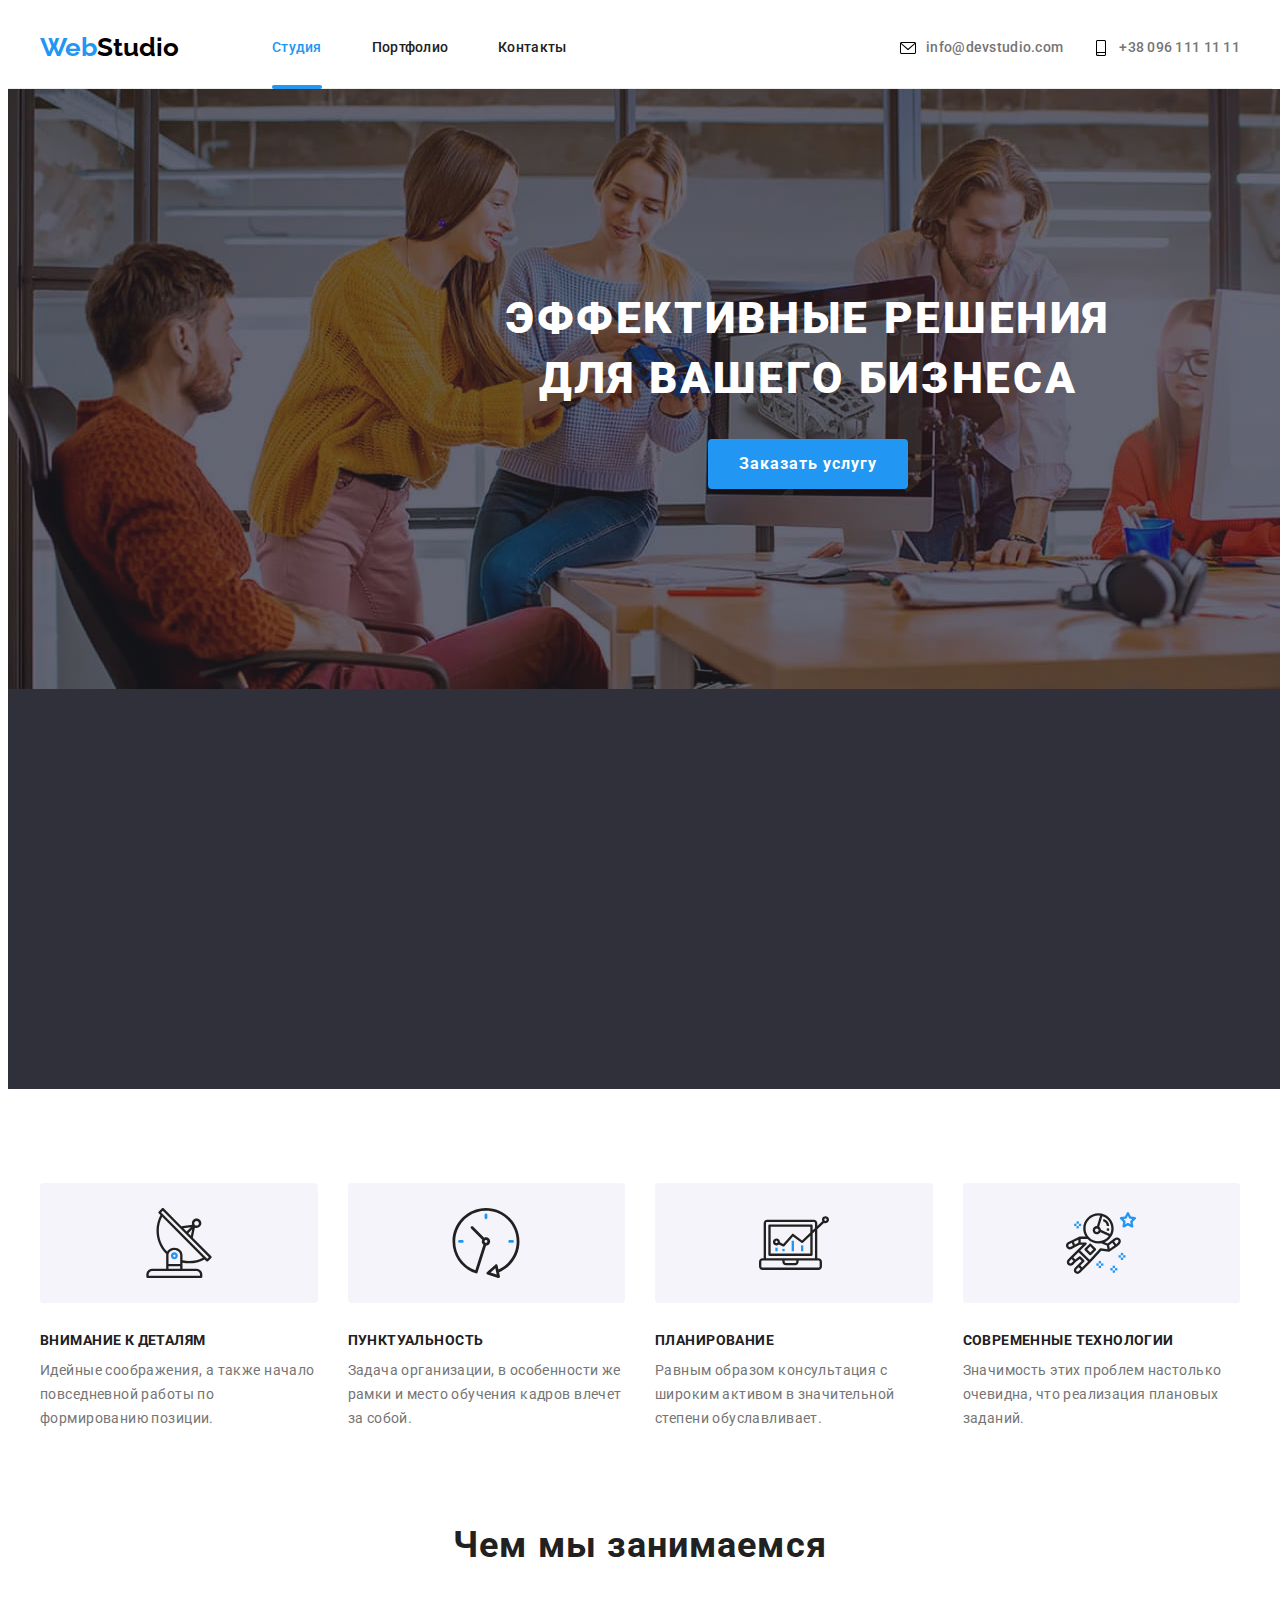
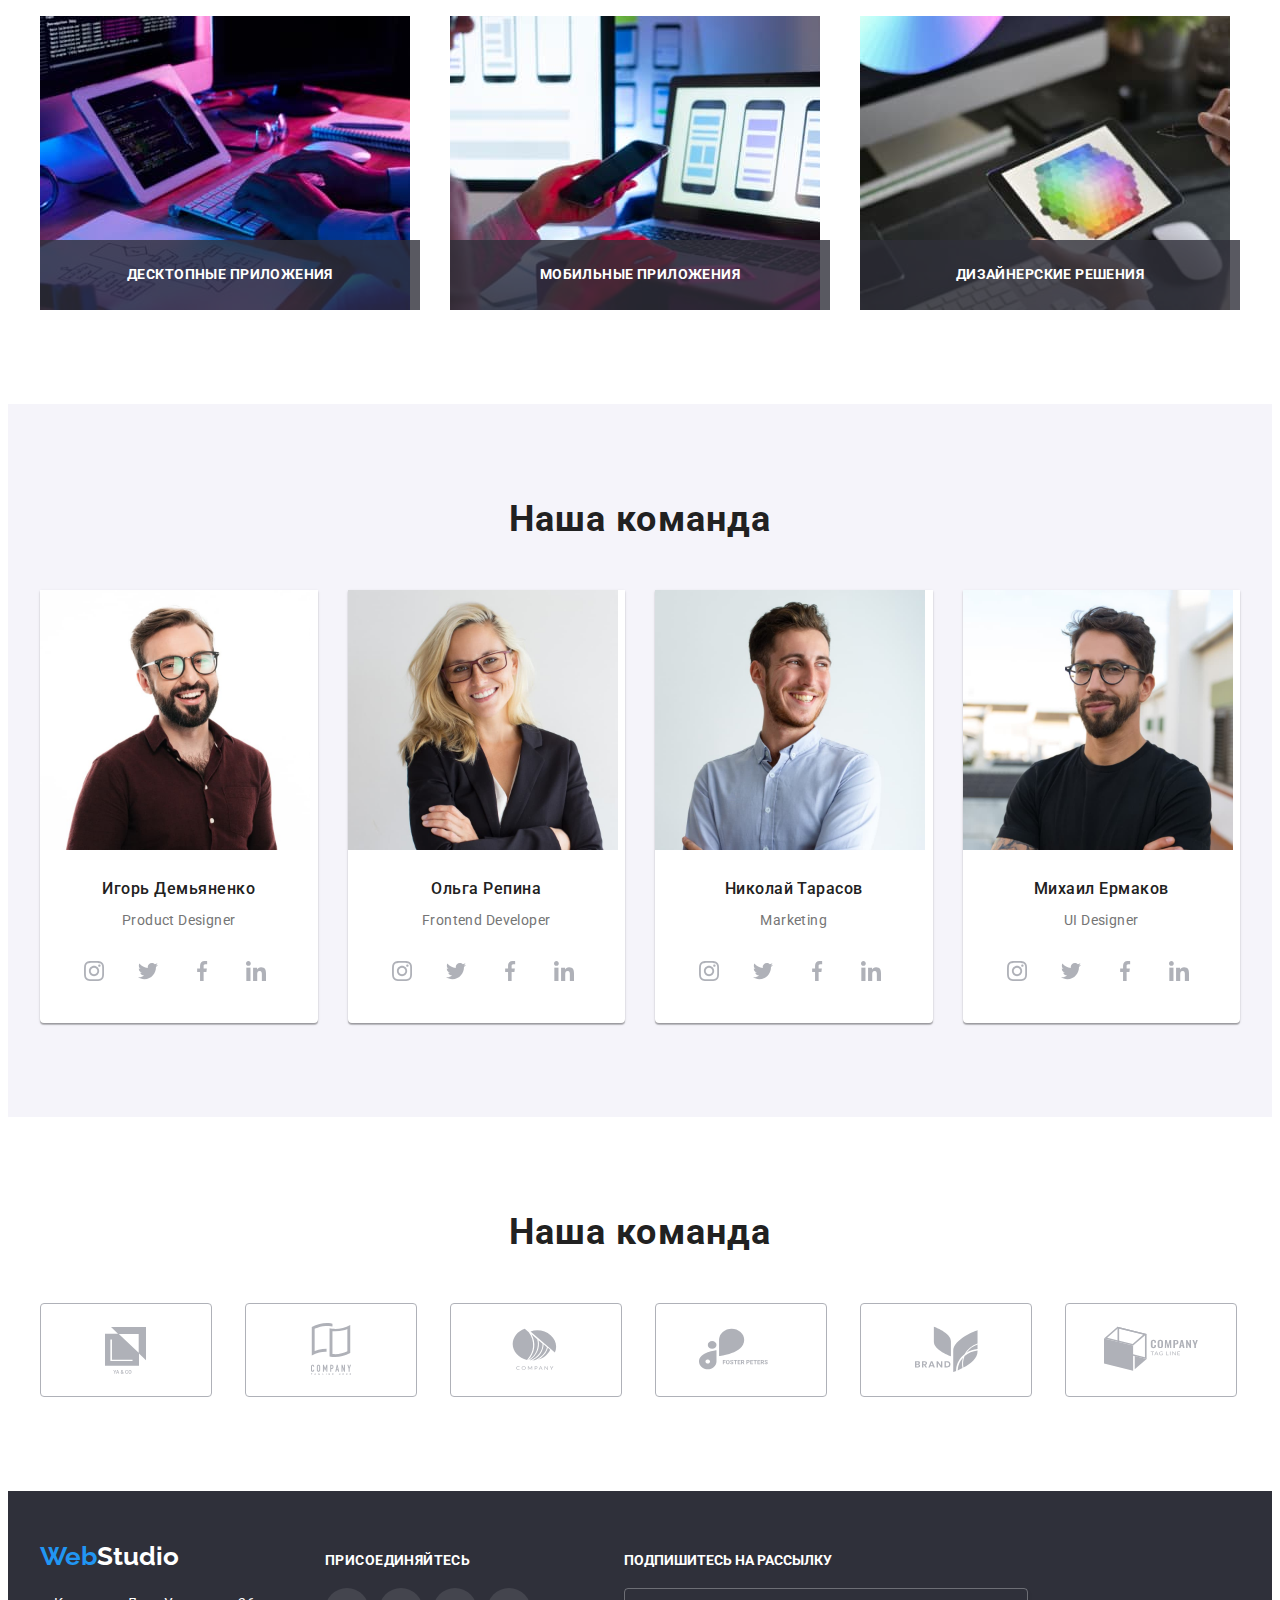
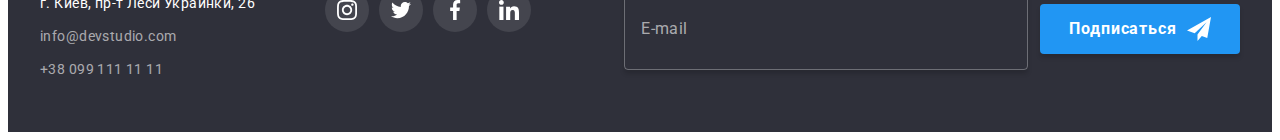
<file: index.html>
<!DOCTYPE html>
<html lang="ru">
  <head>
    <meta charset="UTF-8" />
    <meta http-equiv="X-UA-Compatible" content="IE=edge" />
    <meta name="viewport" content="width=device-width, initial-scale=1.0" />

    <title>goit-markup-hw-06</title>

    <link rel="preconnect" href="https://fonts.googleapis.com" />
    <link rel="preconnect" href="https://fonts.gstatic.com" crossorigin />
    <link
      href="https://fonts.googleapis.com/css2?family=Raleway:wght@700&family=Roboto:wght@400;500;700;900&display=swap"
      rel="stylesheet"
    />

    <link
      rel="stylesheet"
      href="https://cdnjs.cloudflare.com/ajax/libs/modern-normalize/1.1.0/modern-normalize.min.css"
      integrity="sha512-wpPYUAdjBVSE4KJnH1VR1HeZfpl1ub8YT/NKx4PuQ5NmX2tKuGu6U/JRp5y+Y8XG2tV+wKQpNHVUX03MfMFn9Q=="
      crossorigin="anonymous"
      referrerpolicy="no-referrer"
    />

    <link rel="stylesheet" href="./css/styles.css" />
  </head>
  <body>
    <header class="header">
      <div class="header-nav container">
        <nav class="main-nav">
          <a href="./index.html" class="logo header__logo">
            <span class="logo--accent">Web</span>Studio
          </a>

          <ul class="main-nav__list">
            <li class="main-nav__item">
              <a
                class="main-nav__link main-nav__link--current"
                href="./index.html"
              >
                Студия
              </a>
            </li>
            <li class="main-nav__item">
              <a class="main-nav__link" href="./portfolio.html">Портфолио</a>
            </li>
            <li class="main-nav__item">
              <a class="main-nav__link" href="#">Контакты</a>
            </li>
          </ul>
        </nav>

        <ul class="main-social main-social__list">
          <li class="main-social__item">
            <a class="main-social__link" href="mailto:info@devstudio.com">
              <svg class="main-social__icon" width="16" height="16">
                <use href="./images/icons.svg#icon-envelope"></use>
              </svg>
              info@devstudio.com
            </a>
          </li>
          <li class="main-social__item">
            <a class="main-social__link" href="tel:+380961111111">
              <svg class="main-social__icon" width="16" height="16">
                <use href="./images/icons.svg#icon-smartphone"></use>
              </svg>
              +38 096 111 11 11
            </a>
          </li>
        </ul>
      </div>
    </header>

    <main>
      <section class="hero section">
        <div class="container">
          <h1 class="hero-title">
            Эффективные решения <br />
            для вашего бизнеса
          </h1>
          <button class="button" type="button" data-open-modal>
            Заказать услугу
          </button>
        </div>
      </section>

      <section class="features section">
        <div class="container">
          <h2 class="section__title section__title--hidden">Наши качества</h2>

          <ul class="features-list">
            <li class="features-list__item">
              <div class="features-list__image">
                <svg width="70" height="70">
                  <use href="./images/icons.svg#icon-feature-01"></use>
                </svg>
              </div>

              <h3 class="features-list__title">Внимание к деталям</h3>
              <p class="text">
                Идейные соображения, а также начало повседневной работы по
                формированию позиции.
              </p>
            </li>
            <li class="features-list__item">
              <div class="features-list__image">
                <svg width="70" height="70">
                  <use href="./images/icons.svg#icon-feature-02"></use>
                </svg>
              </div>

              <h3 class="features-list__title">Пунктуальность</h3>
              <p class="text">
                Задача организации, в особенности же рамки и место обучения
                кадров влечет за собой.
              </p>
            </li>
            <li class="features-list__item">
              <div class="features-list__image">
                <svg width="70" height="70">
                  <use href="./images/icons.svg#icon-feature-03"></use>
                </svg>
              </div>

              <h3 class="features-list__title">Планирование</h3>
              <p class="text">
                Равным образом консультация с широким активом в значительной
                степени обуславливает.
              </p>
            </li>
            <li class="features-list__item">
              <div class="features-list__image">
                <svg width="70" height="70">
                  <use href="./images/icons.svg#icon-feature-04"></use>
                </svg>
              </div>

              <h3 class="features-list__title">Современные технологии</h3>
              <p class="text">
                Значимость этих проблем настолько очевидна, что реализация
                плановых заданий.
              </p>
            </li>
          </ul>
        </div>
      </section>

      <section class="about section">
        <div class="container">
          <h2 class="section__title">Чем мы занимаемся</h2>

          <ul class="about-list">
            <li class="about-list__item">
              <div class="about-list__thumb">
                <img
                  class="about-list__image"
                  src="./images/01.jpg"
                  alt="Десктопные приложения"
                  width="370"
                />
                <div class="about-list__meta">
                  <p class="about-list__title">Десктопные приложения</p>
                </div>
              </div>
            </li>

            <li class="about-list__item">
              <div class="about-list__thumb">
                <img
                  class="about-list__image"
                  src="./images/02.jpg"
                  alt="Мобильные приложения"
                  width="370"
                />
                <div class="about-list__meta">
                  <p class="about-list__title">Мобильные приложения</p>
                </div>
              </div>
            </li>

            <li class="about-list__item">
              <div class="about-list__thumb">
                <img
                  class="about-list__image"
                  src="./images/03.jpg"
                  alt="Дизайнерские решения"
                  width="370"
                />
                <div class="about-list__meta">
                  <p class="about-list__title">Дизайнерские решения</p>
                </div>
              </div>
            </li>
          </ul>
        </div>
      </section>

      <section class="team section">
        <div class="container">
          <h2 class="section__title">Наша команда</h2>

          <ul class="team-list">
            <li class="team-list__item">
              <img
                src="./images/avatar-01.jpg"
                alt="Игорь Демьяненко"
                width="270"
              />
              <div class="team-list__meta">
                <div class="team-list__top">
                  <h3 class="team-list__title">Игорь Демьяненко</h3>
                  <p class="text">Product Designer</p>
                </div>
                <div class="team-list__bottom">
                  <ul class="social">
                    <li class="social__item">
                      <a class="social__link" href="#">
                        <svg class="social__icon">
                          <use href="./images/icons.svg#icon-instagram"></use>
                        </svg>
                      </a>
                    </li>
                    <li class="social__item">
                      <a class="social__link" href="#">
                        <svg class="social__icon">
                          <use href="./images/icons.svg#icon-twitter"></use>
                        </svg>
                      </a>
                    </li>
                    <li class="social__item">
                      <a class="social__link" href="#">
                        <svg class="social__icon">
                          <use href="./images/icons.svg#icon-facebook"></use>
                        </svg>
                      </a>
                    </li>
                    <li class="social__item">
                      <a class="social__link" href="#">
                        <svg class="social__icon">
                          <use href="./images/icons.svg#icon-linkedin"></use>
                        </svg>
                      </a>
                    </li>
                  </ul>
                </div>
              </div>
            </li>

            <li class="team-list__item">
              <img
                src="./images/avatar-02.jpg"
                alt="Ольга Репина"
                width="270"
              />
              <div class="team-list__meta">
                <div class="team-list__top">
                  <h3 class="team-list__title">Ольга Репина</h3>
                  <p class="text">Frontend Developer</p>
                </div>
                <div class="team-list__bottom">
                  <ul class="social">
                    <li class="social__item">
                      <a class="social__link" href="#">
                        <svg class="social__icon">
                          <use href="./images/icons.svg#icon-instagram"></use>
                        </svg>
                      </a>
                    </li>
                    <li class="social__item">
                      <a class="social__link" href="#">
                        <svg class="social__icon">
                          <use href="./images/icons.svg#icon-twitter"></use>
                        </svg>
                      </a>
                    </li>
                    <li class="social__item">
                      <a class="social__link" href="#">
                        <svg class="social__icon">
                          <use href="./images/icons.svg#icon-facebook"></use>
                        </svg>
                      </a>
                    </li>
                    <li class="social__item">
                      <a class="social__link" href="#">
                        <svg class="social__icon">
                          <use href="./images/icons.svg#icon-linkedin"></use>
                        </svg>
                      </a>
                    </li>
                  </ul>
                </div>
              </div>
            </li>

            <li class="team-list__item">
              <img
                src="./images/avatar-03.jpg"
                alt="Николай Тарасов"
                width="270"
              />
              <div class="team-list__meta">
                <div class="team-list__top">
                  <h3 class="team-list__title">Николай Тарасов</h3>
                  <p class="text">Marketing</p>
                </div>
                <div class="team-list__bottom">
                  <ul class="social">
                    <li class="social__item">
                      <a class="social__link" href="#">
                        <svg class="social__icon">
                          <use href="./images/icons.svg#icon-instagram"></use>
                        </svg>
                      </a>
                    </li>
                    <li class="social__item">
                      <a class="social__link" href="#">
                        <svg class="social__icon">
                          <use href="./images/icons.svg#icon-twitter"></use>
                        </svg>
                      </a>
                    </li>
                    <li class="social__item">
                      <a class="social__link" href="#">
                        <svg class="social__icon">
                          <use href="./images/icons.svg#icon-facebook"></use>
                        </svg>
                      </a>
                    </li>
                    <li class="social__item">
                      <a class="social__link" href="#">
                        <svg class="social__icon">
                          <use href="./images/icons.svg#icon-linkedin"></use>
                        </svg>
                      </a>
                    </li>
                  </ul>
                </div>
              </div>
            </li>

            <li class="team-list__item">
              <img
                src="./images/avatar-04.jpg"
                alt="Михаил Ермаков"
                width="270"
              />
              <div class="team-list__meta">
                <div class="team-list__top">
                  <h3 class="team-list__title">Михаил Ермаков</h3>
                  <p class="text">UI Designer</p>
                </div>
                <div class="team-list__bottom">
                  <ul class="social">
                    <li class="social__item">
                      <a class="social__link" href="#">
                        <svg class="social__icon">
                          <use href="./images/icons.svg#icon-instagram"></use>
                        </svg>
                      </a>
                    </li>
                    <li class="social__item">
                      <a class="social__link" href="#">
                        <svg class="social__icon">
                          <use href="./images/icons.svg#icon-twitter"></use>
                        </svg>
                      </a>
                    </li>
                    <li class="social__item">
                      <a class="social__link" href="#">
                        <svg class="social__icon">
                          <use href="./images/icons.svg#icon-facebook"></use>
                        </svg>
                      </a>
                    </li>
                    <li class="social__item">
                      <a class="social__link" href="#">
                        <svg class="social__icon">
                          <use href="./images/icons.svg#icon-linkedin"></use>
                        </svg>
                      </a>
                    </li>
                  </ul>
                </div>
              </div>
            </li>
          </ul>
        </div>
      </section>

      <section class="clients section">
        <div class="container">
          <h2 class="section__title">Наша команда</h2>

          <ul class="clients-list">
            <li class="clients-list__item">
              <a class="clients-list__link" href="#">
                <svg class="clients-list__icon">
                  <use href="./images/icons.svg#icon-client-01"></use>
                </svg>
              </a>
            </li>

            <li class="clients-list__item">
              <a class="clients-list__link" href="#">
                <svg class="clients-list__icon">
                  <use href="./images/icons.svg#icon-client-02"></use>
                </svg>
              </a>
            </li>

            <li class="clients-list__item">
              <a class="clients-list__link" href="#">
                <svg class="clients-list__icon">
                  <use href="./images/icons.svg#icon-client-03"></use>
                </svg>
              </a>
            </li>

            <li class="clients-list__item">
              <a class="clients-list__link" href="#">
                <svg class="clients-list__icon">
                  <use href="./images/icons.svg#icon-client-04"></use>
                </svg>
              </a>
            </li>

            <li class="clients-list__item">
              <a class="clients-list__link" href="#">
                <svg class="clients-list__icon">
                  <use href="./images/icons.svg#icon-client-05"></use>
                </svg>
              </a>
            </li>

            <li class="clients-list__item">
              <a class="clients-list__link" href="#">
                <svg class="clients-list__icon">
                  <use href="./images/icons.svg#icon-client-06"></use>
                </svg>
              </a>
            </li>
          </ul>
        </div>
      </section>
    </main>

    <footer class="footer">
      <div class="footer-meta container">
        <div class="footer-contacts">
          <a href="./index.html" class="logo footer__logo">
            <span class="logo--accent">Web</span>Studio
          </a>

          <address class="address">
            <ul class="address-list">
              <li class="address-list__item">
                <p class="text address__text">
                  г. Киев, пр-т Леси Украинки, 26
                </p>
              </li>
              <li class="address-list__item">
                <a class="address-list__link" href="mailto:info@devstudio.com">
                  info@devstudio.com
                </a>
              </li>
              <li class="address-list__item">
                <a class="address-list__link" href="tel:+380991111111">
                  +38 099 111 11 11
                </a>
              </li>
            </ul>
          </address>
        </div>

        <div class="footer-social">
          <p class="footer__title">Присоединяйтесь</p>

          <ul class="social">
            <li class="social__item">
              <a class="social__link social__link--dark" href="#">
                <svg class="social__icon social__icon--dark">
                  <use href="./images/icons.svg#icon-instagram"></use>
                </svg>
              </a>
            </li>

            <li class="social__item">
              <a class="social__link social__link--dark" href="#">
                <svg class="social__icon social__icon--dark">
                  <use href="./images/icons.svg#icon-twitter"></use>
                </svg>
              </a>
            </li>

            <li class="social__item">
              <a class="social__link social__link--dark" href="#">
                <svg class="social__icon social__icon--dark">
                  <use href="./images/icons.svg#icon-facebook"></use>
                </svg>
              </a>
            </li>

            <li class="social__item">
              <a class="social__link social__link--dark" href="#">
                <svg class="social__icon social__icon--dark">
                  <use href="./images/icons.svg#icon-linkedin"></use>
                </svg>
              </a>
            </li>
          </ul>
        </div>

        <div class="footer-form">
          <label class="footer__title" for="input-email">
            Подпишитесь на рассылку
          </label>
          <form class="form-group">
            <input
              class="form-group__input"
              type="email"
              id="input-email"
              placeholder="E-mail"
            />
            <button class="button form-group__button" type="submit">
              Подписаться
              <svg class="form-group__icon" width="24" height="24">
                <use href="./images/icons.svg#icon-send"></use>
              </svg>
            </button>
          </form>
        </div>
      </div>
    </footer>

    <div class="backdrop is-hidden" data-backdrop>
      <div class="modal">
        <button class="modal__button" data-close-modal>
          <svg class="modal__icon" width="18" height="18">
            <use href="./images/icons.svg#icon-close"></use>
          </svg>
        </button>

        <h1 class="modal-form__title">
          Оставьте свои данные, мы вам перезвоним
        </h1>

        <form class="modal-form">
          <div class="form-field">
            <label class="form-field__label">
              Имя
              <input class="form-field__input" type="text" name="name" />
              <svg class="form-field__icon" width="18" height="18">
                <use href="./images/icons.svg#icon-user"></use>
              </svg>
            </label>
          </div>

          <div class="form-field">
            <label class="form-field__label">
              Телефон
              <input class="form-field__input" type="tel" name="tel" />
              <svg class="form-field__icon" width="18" height="18">
                <use href="./images/icons.svg#icon-telephone"></use>
              </svg>
            </label>
          </div>

          <div class="form-field">
            <label class="form-field__label">
              Почта
              <input class="form-field__input" type="email" name="email" />
              <svg class="form-field__icon" width="18" height="18">
                <use href="./images/icons.svg#icon-email"></use>
              </svg>
            </label>
          </div>

          <div class="form-field">
            <label class="form-field__label">
              Комментарий
              <textarea
                class="form-field__textarea"
                name="comment"
                placeholder="Введите текст"
              ></textarea>
            </label>
          </div>

          <div class="form-field form-policy">
            <input
              type="checkbox"
              class="form-policy__check is-hidden"
              id="checkbox"
              name="policy"
            />

            <label class="checkbox__lable" for="checkbox">
              <svg class="checkbox__icon" width="11" height="11">
                <use href="./images/icons.svg#icon-check"></use>
              </svg>
              Соглашаюсь с рассылкой и принимаю
              <a class="checkbox__link" href="#">Условия пользования</a>
            </label>
          </div>

          <button class="button modal-form__button" type="submit">
            Отправить
          </button>
        </form>
      </div>
    </div>

    <script src="./js/modal.js"></script>
  </body>
</html>
</file>
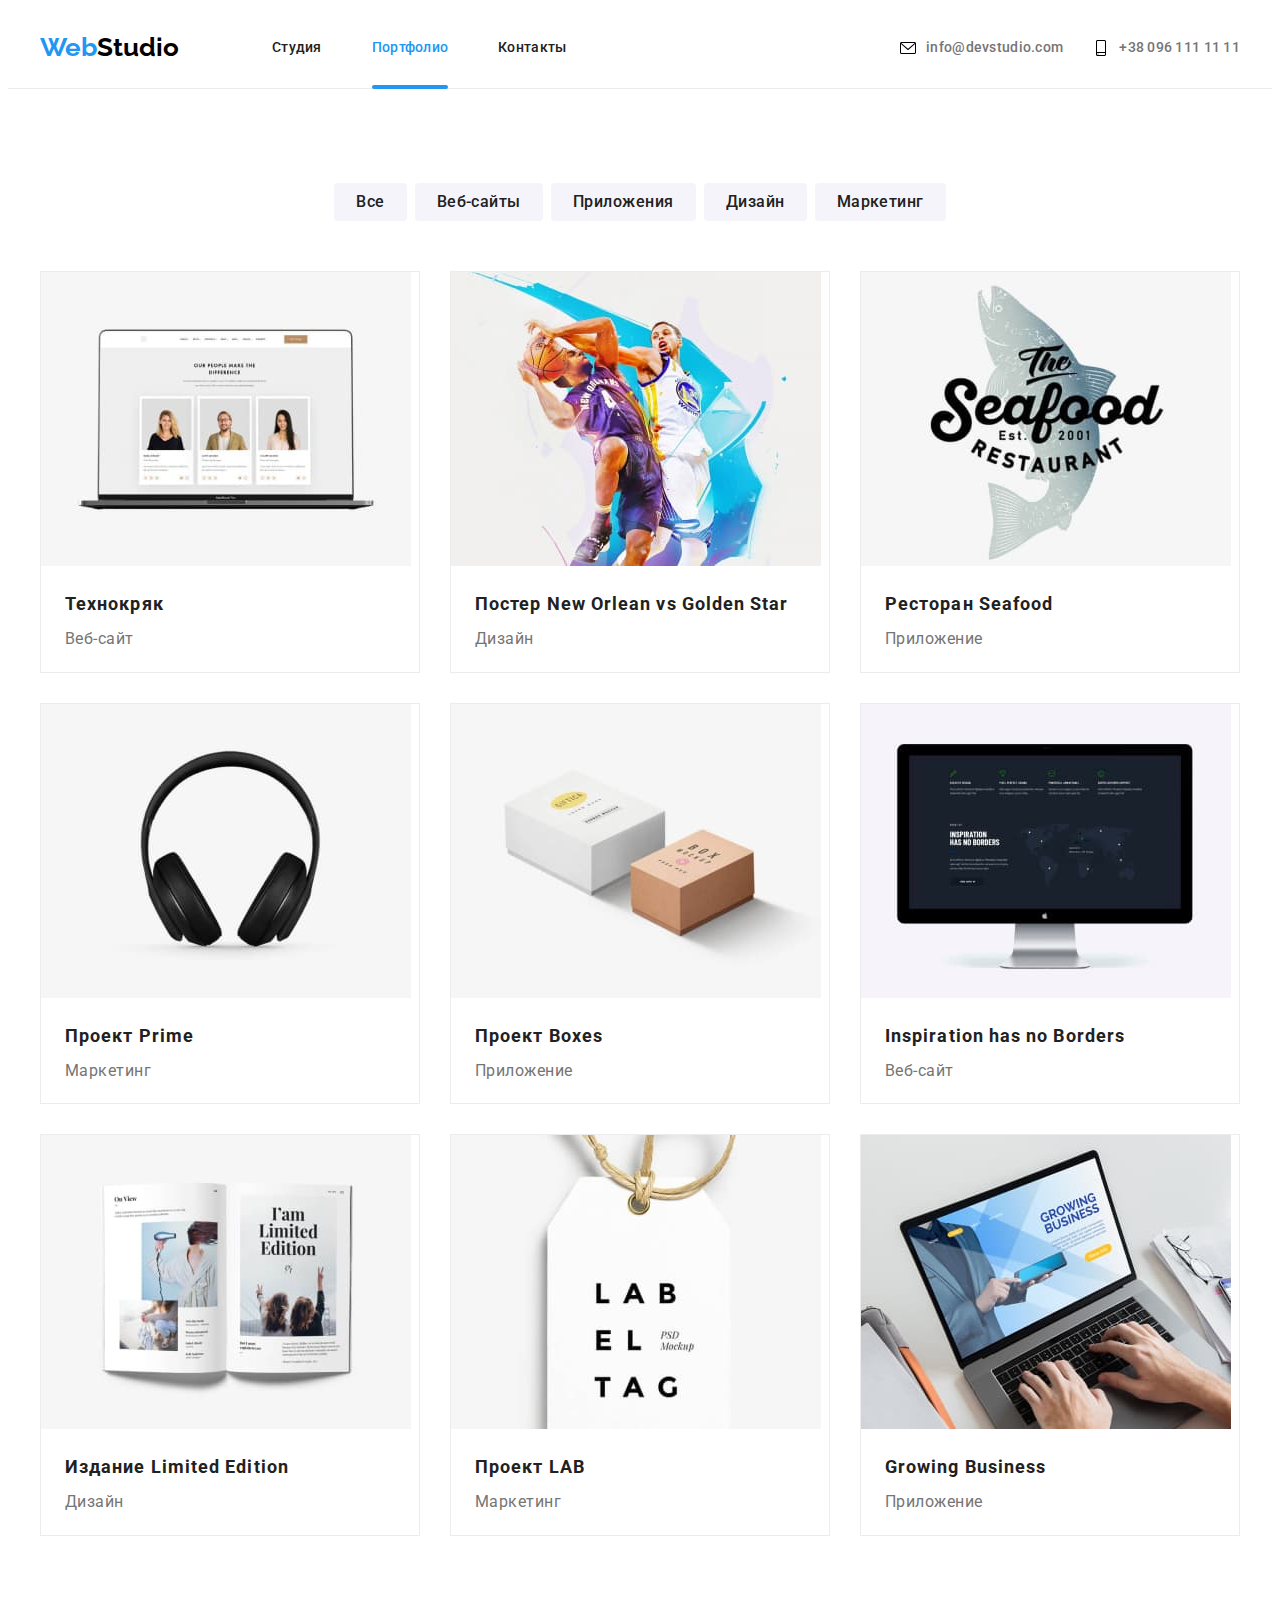
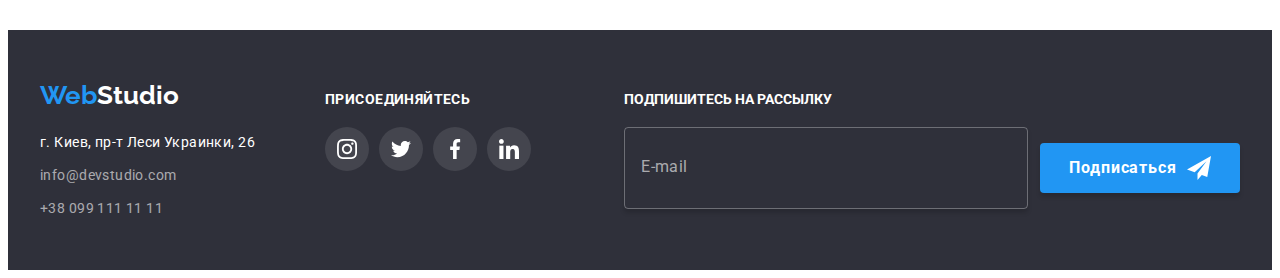
<file: portfolio.html>
<!DOCTYPE html>
<html lang="ru">
  <head>
    <meta charset="UTF-8" />
    <meta http-equiv="X-UA-Compatible" content="IE=edge" />
    <meta name="viewport" content="width=device-width, initial-scale=1.0" />

    <title>goit-markup-hw-06</title>

    <link rel="preconnect" href="https://fonts.googleapis.com" />
    <link rel="preconnect" href="https://fonts.gstatic.com" crossorigin />
    <link
      href="https://fonts.googleapis.com/css2?family=Raleway:wght@700&family=Roboto:wght@400;500;700;900&display=swap"
      rel="stylesheet"
    />

    <link
      rel="stylesheet"
      href="https://cdnjs.cloudflare.com/ajax/libs/modern-normalize/1.1.0/modern-normalize.min.css"
      integrity="sha512-wpPYUAdjBVSE4KJnH1VR1HeZfpl1ub8YT/NKx4PuQ5NmX2tKuGu6U/JRp5y+Y8XG2tV+wKQpNHVUX03MfMFn9Q=="
      crossorigin="anonymous"
      referrerpolicy="no-referrer"
    />

    <link rel="stylesheet" href="./css/styles.css" />
  </head>
  <body>
    <header class="header">
      <div class="header-nav container">
        <nav class="main-nav">
          <a href="./index.html" class="logo header__logo">
            <span class="logo--accent">Web</span>Studio
          </a>

          <ul class="main-nav__list">
            <li class="main-nav__item">
              <a class="main-nav__link" href="./index.html">Студия</a>
            </li>
            <li class="main-nav__item">
              <a
                class="main-nav__link main-nav__link--current"
                href="./portfolio.html"
              >
                Портфолио
              </a>
            </li>
            <li class="main-nav__item">
              <a class="main-nav__link" href="#">Контакты</a>
            </li>
          </ul>
        </nav>

        <ul class="main-social main-social__list">
          <li class="main-social__item">
            <a class="main-social__link" href="mailto:info@devstudio.com">
              <svg class="main-social__icon" width="16" height="16">
                <use href="./images/icons.svg#icon-envelope"></use>
              </svg>
              info@devstudio.com
            </a>
          </li>
          <li class="main-social__item">
            <a class="main-social__link" href="tel:+380961111111">
              <svg class="main-social__icon" width="16" height="16">
                <use href="./images/icons.svg#icon-smartphone"></use>
              </svg>
              +38 096 111 11 11
            </a>
          </li>
        </ul>
      </div>
    </header>

    <main>
      <section class="portfolio section">
        <div class="container">
          <h1 class="section__title section__title--hidden">Портфолио</h1>

          <ul class="portfolio__filter">
            <li class="portfolio__item">
              <button class="portfolio__button" type="button">Все</button>
            </li>

            <li class="portfolio__item">
              <button class="portfolio__button" type="button">Веб-сайты</button>
            </li>

            <li class="portfolio__item">
              <button class="portfolio__button" type="button">
                Приложения
              </button>
            </li>

            <li class="portfolio__item">
              <button class="portfolio__button" type="button">Дизайн</button>
            </li>

            <li class="portfolio__item">
              <button class="portfolio__button" type="button">Маркетинг</button>
            </li>
          </ul>

          <ul class="projects">
            <li class="projects__item">
              <a href="#" class="projects-card">
                <div class="projects-card__thumb">
                  <img
                    class="projects-card__image"
                    src="./images/portfolio/01.jpg"
                    alt="Дизайн постера"
                    width="370"
                  />
                  <div class="projects-card__action">
                    <p class="projects-card__text">
                      Ресурс предлагает комплексные предложения с разным уровнем
                      функционала и сервисов. Все это позволит посетителю
                      получить исчерпывающие сведения о компании или частном
                      лице.
                    </p>
                  </div>
                </div>
                <div class="projects-card__meta">
                  <h3 class="projects-card__title">Технокряк</h3>
                  <p class="projects-card__desc">Веб-сайт</p>
                </div>
              </a>
            </li>

            <li class="projects__item">
              <a href="#" class="projects-card">
                <div class="projects-card__thumb">
                  <img
                    class="projects-card__image"
                    src="./images/portfolio/02.jpg"
                    alt="Дизайн постера"
                    width="370"
                  />
                  <div class="projects-card__action">
                    <p class="projects-card__text">
                      Ресурс предлагает комплексные предложения с разным уровнем
                      функционала и сервисов. Все это позволит посетителю
                      получить исчерпывающие сведения о компании или частном
                      лице.
                    </p>
                  </div>
                </div>
                <div class="projects-card__meta">
                  <h3 class="projects-card__title">
                    Постер New Orlean vs Golden Star
                  </h3>
                  <p class="projects-card__desc">Дизайн</p>
                </div>
              </a>
            </li>

            <li class="projects__item">
              <a href="#" class="projects-card">
                <div class="projects-card__thumb">
                  <img
                    class="projects-card__image"
                    src="./images/portfolio/03.jpg"
                    alt="Дизайн постера"
                    width="370"
                  />
                  <div class="projects-card__action">
                    <p class="projects-card__text">
                      Ресурс предлагает комплексные предложения с разным уровнем
                      функционала и сервисов. Все это позволит посетителю
                      получить исчерпывающие сведения о компании или частном
                      лице.
                    </p>
                  </div>
                </div>
                <div class="projects-card__meta">
                  <h3 class="projects-card__title">Ресторан Seafood</h3>
                  <p class="projects-card__desc">Приложение</p>
                </div>
              </a>
            </li>

            <li class="projects__item">
              <a href="#" class="projects-card">
                <div class="projects-card__thumb">
                  <img
                    class="projects-card__image"
                    src="./images/portfolio/04.jpg"
                    alt="Дизайн постера"
                    width="370"
                  />
                  <div class="projects-card__action">
                    <p class="projects-card__text">
                      Ресурс предлагает комплексные предложения с разным уровнем
                      функционала и сервисов. Все это позволит посетителю
                      получить исчерпывающие сведения о компании или частном
                      лице.
                    </p>
                  </div>
                </div>
                <div class="projects-card__meta">
                  <h3 class="projects-card__title">Проект Prime</h3>
                  <p class="projects-card__desc">Маркетинг</p>
                </div>
              </a>
            </li>

            <li class="projects__item">
              <a href="#" class="projects-card">
                <div class="projects-card__thumb">
                  <img
                    class="projects-card__image"
                    src="./images/portfolio/05.jpg"
                    alt="Дизайн постера"
                    width="370"
                  />
                  <div class="projects-card__action">
                    <p class="projects-card__text">
                      Ресурс предлагает комплексные предложения с разным уровнем
                      функционала и сервисов. Все это позволит посетителю
                      получить исчерпывающие сведения о компании или частном
                      лице.
                    </p>
                  </div>
                </div>
                <div class="projects-card__meta">
                  <h3 class="projects-card__title">Проект Boxes</h3>
                  <p class="projects-card__desc">Приложение</p>
                </div>
              </a>
            </li>

            <li class="projects__item">
              <a href="#" class="projects-card">
                <div class="projects-card__thumb">
                  <img
                    class="projects-card__image"
                    src="./images/portfolio/06.jpg"
                    alt="Дизайн постера"
                    width="370"
                  />
                  <div class="projects-card__action">
                    <p class="projects-card__text">
                      Ресурс предлагает комплексные предложения с разным уровнем
                      функционала и сервисов. Все это позволит посетителю
                      получить исчерпывающие сведения о компании или частном
                      лице.
                    </p>
                  </div>
                </div>
                <div class="projects-card__meta">
                  <h3 class="projects-card__title">
                    Inspiration has no Borders
                  </h3>
                  <p class="projects-card__desc">Веб-сайт</p>
                </div>
              </a>
            </li>

            <li class="projects__item">
              <a href="#" class="projects-card">
                <div class="projects-card__thumb">
                  <img
                    class="projects-card__image"
                    src="./images/portfolio/07.jpg"
                    alt="Дизайн постера"
                    width="370"
                  />
                  <div class="projects-card__action">
                    <p class="projects-card__text">
                      Ресурс предлагает комплексные предложения с разным уровнем
                      функционала и сервисов. Все это позволит посетителю
                      получить исчерпывающие сведения о компании или частном
                      лице.
                    </p>
                  </div>
                </div>
                <div class="projects-card__meta">
                  <h3 class="projects-card__title">Издание Limited Edition</h3>
                  <p class="projects-card__desc">Дизайн</p>
                </div>
              </a>
            </li>

            <li class="projects__item">
              <a href="#" class="projects-card">
                <div class="projects-card__thumb">
                  <img
                    class="projects-card__image"
                    src="./images/portfolio/08.jpg"
                    alt="Дизайн постера"
                    width="370"
                  />
                  <div class="projects-card__action">
                    <p class="projects-card__text">
                      Ресурс предлагает комплексные предложения с разным уровнем
                      функционала и сервисов. Все это позволит посетителю
                      получить исчерпывающие сведения о компании или частном
                      лице.
                    </p>
                  </div>
                </div>
                <div class="projects-card__meta">
                  <h3 class="projects-card__title">Проект LAB</h3>
                  <p class="projects-card__desc">Маркетинг</p>
                </div>
              </a>
            </li>

            <li class="projects__item">
              <a href="#" class="projects-card">
                <div class="projects-card__thumb">
                  <img
                    class="projects-card__image"
                    src="./images/portfolio/09.jpg"
                    alt="Дизайн постера"
                    width="370"
                  />
                  <div class="projects-card__action">
                    <p class="projects-card__text">
                      Ресурс предлагает комплексные предложения с разным уровнем
                      функционала и сервисов. Все это позволит посетителю
                      получить исчерпывающие сведения о компании или частном
                      лице.
                    </p>
                  </div>
                </div>
                <div class="projects-card__meta">
                  <h3 class="projects-card__title">Growing Business</h3>
                  <p class="projects-card__desc">Приложение</p>
                </div>
              </a>
            </li>
          </ul>
        </div>
      </section>
    </main>

    <footer class="footer">
      <div class="footer-meta container">
        <div class="footer-contacts">
          <a href="./index.html" class="logo footer__logo">
            <span class="logo--accent">Web</span>Studio
          </a>

          <address class="address">
            <ul class="address-list">
              <li class="address-list__item">
                <p class="text address__text">
                  г. Киев, пр-т Леси Украинки, 26
                </p>
              </li>
              <li class="address-list__item">
                <a class="address-list__link" href="mailto:info@devstudio.com">
                  info@devstudio.com
                </a>
              </li>
              <li class="address-list__item">
                <a class="address-list__link" href="tel:+380991111111">
                  +38 099 111 11 11
                </a>
              </li>
            </ul>
          </address>
        </div>

        <div class="footer-social">
          <p class="footer__title">Присоединяйтесь</p>

          <ul class="social">
            <li class="social__item">
              <a class="social__link social__link--dark" href="#">
                <svg class="social__icon social__icon--dark">
                  <use href="./images/icons.svg#icon-instagram"></use>
                </svg>
              </a>
            </li>

            <li class="social__item">
              <a class="social__link social__link--dark" href="#">
                <svg class="social__icon social__icon--dark">
                  <use href="./images/icons.svg#icon-twitter"></use>
                </svg>
              </a>
            </li>

            <li class="social__item">
              <a class="social__link social__link--dark" href="#">
                <svg class="social__icon social__icon--dark">
                  <use href="./images/icons.svg#icon-facebook"></use>
                </svg>
              </a>
            </li>

            <li class="social__item">
              <a class="social__link social__link--dark" href="#">
                <svg class="social__icon social__icon--dark">
                  <use href="./images/icons.svg#icon-linkedin"></use>
                </svg>
              </a>
            </li>
          </ul>
        </div>

        <div class="footer-form">
          <label class="footer__title" for="input-email">
            Подпишитесь на рассылку
          </label>
          <form class="form-group">
            <input
              class="form-group__input"
              type="email"
              id="input-email"
              placeholder="E-mail"
            />
            <button class="button form-group__button" type="submit">
              Подписаться
              <svg class="form-group__icon" width="24" height="24">
                <use href="./images/icons.svg#icon-send"></use>
              </svg>
            </button>
          </form>
        </div>
      </div>
    </footer>
  </body>
</html>
</file>
<file: css/styles.css>
body {
  --bg-color: #ffffff;
  --footer-color: #2f303a;

  --link: #212121;
  --link-light: #757575;

  --title-dark: #212121;
  --title-light: #ffffff;

  --text: #757575;
  --text-opacity: rgba(255, 255, 255, 0.6);

  --border: #ececec;
  --icon: #afb1b8;

  --active: #2196f3;
  --hover: #188ce8;

  --black: #000000;
  --white: #ffffff;
  --grey: #f5f4fa;

  box-sizing: border-box;

  font-family: 'Roboto', sans-serif;
  font-size: 14px;
  color: var(--text);
}

/* СЛУЖЕБНЫЕ КЛАССЫ */

p,
h1,
h2,
h3,
h4,
h5,
h6 {
  margin: 0;
  padding: 0;
  letter-spacing: 0.03em;
}

a {
  display: inline-block;
  color: inherit;
  text-decoration: none;

  transition-duration: 250ms;
  transition-timing-function: cubic-bezier(0.4, 0, 0.2, 1);
}

button {
  display: inline-block;

  padding: 0px;
  border: 0px;
  box-shadow: 0px;
  outline: 0px;
  background-color: transparent;

  font-family: inherit;
  color: inherit;

  cursor: pointer;

  transition-duration: 250ms;
  transition-timing-function: cubic-bezier(0.4, 0, 0.2, 1);
}

img {
  display: block;
  max-width: 100%;
  height: auto;
}

input {
  width: 100%;

  border-radius: 4px;
  border: 1px solid transparent;
  background-color: transparent;

  font-family: inherit;
}

svg {
  color: inherit;
}

ul {
  padding: 0;
  margin: 0;
  list-style: none;
}

.container {
  max-width: 1200px;
  padding: 0px 15px;

  margin: 0px auto;
}

/* ---------- SECTION ---------- */

.section {
  padding: 94px 0px;
}

.section__title--hidden {
  visibility: hidden;
  position: absolute;
  top: -100%;
}

/* ---------- TITLE/TEXT ---------- */

.section__title {
  font-weight: 700;
  font-size: 36px;
  line-height: 42px;
  text-align: center;
  letter-spacing: 0.03em;
  color: var(--title-dark);

  margin-bottom: 50px;
}

.text {
  font-weight: 400;
  font-size: 14px;
  line-height: 1.7;
  letter-spacing: 0.03em;
  color: var(--text);
}

/* ---------- BUTTON ---------- */

.button {
  min-width: 200px;
  height: 50px;

  padding: 10px;

  font-weight: 700;
  font-size: 16px;
  line-height: 1.88;
  letter-spacing: 0.06em;
  color: var(--white);

  border-radius: 4px;
  background-color: var(--active);
  box-shadow: 0px 4px 4px rgba(0, 0, 0, 0.15);

  transition-property: background-color, outline-color;
  transition-duration: 250ms;
  transition-timing-function: cubic-bezier(0.4, 0, 0.2, 1);
}
.button:hover,
.button:focus {
  background-color: var(--hover);
}

/* ---------- LOGO ---------- */

.logo {
  font-family: 'Raleway', sans-serif;
  font-size: 26px;
  font-weight: 700;
  line-height: 1.2;
  color: var(--black);

  outline-color: transparent;

  transition-property: outline-color;
}
.logo:focus {
  outline-color: var(--active);
}

.logo--accent {
  color: var(--active);
}

/* ---------- HEADER HEADER-NAV ---------- */

.header {
  border-bottom: 1px solid var(--border);
}

.header-nav {
  display: flex;
  justify-content: space-between;
  align-items: center;

  min-height: 80px;
}

/* MAIN-NAV */

.main-nav {
  display: flex;
  align-items: center;
}

.main-nav__list {
  display: flex;
}

.header__logo {
  padding: 24px 0px;

  outline-color: transparent;
  margin-right: 93px;
}
.main-nav__item {
  margin-right: 50px;
}
.main-nav__item:last-child {
  margin-right: 0;
}

.main-nav__link {
  position: relative;
  padding: 24px 0px;

  font-weight: 500;
  font-size: 14px;
  line-height: 1.14;
  letter-spacing: 0.02em;
  color: var(--link);

  outline-color: transparent;

  transition-property: color, outline-color;
  transition-duration: 250ms;
  transition-timing-function: cubic-bezier(0.4, 0, 0.2, 1);
}

.main-nav__link--current {
  color: var(--active);
}

.main-nav__link--current:after {
  content: '';
  display: block;

  position: absolute;
  bottom: -9px;

  width: 100%;
  height: 4px;
  border-radius: 2px;
  background-color: var(--active);
}

.main-nav__link:hover,
.main-nav__link:focus {
  color: var(--active);
  outline-color: var(--active);
}

/* MAIN-SOCIAL */

.main-social {
  display: flex;
}

.main-social__list {
  display: flex;
}

.main-social__item {
  margin-right: 30px;
}
.main-social__item:last-child {
  margin-right: 0;
}

.main-social__link {
  display: flex;
  align-items: center;

  padding: 24px 0px;

  font-weight: 500;
  font-size: 14px;
  line-height: 1.14;
  letter-spacing: 0.02em;
  color: var(--link-light);

  outline-color: transparent;

  transition-property: color, outline-color;
  transition-duration: 250ms;
  transition-timing-function: cubic-bezier(0.4, 0, 0.2, 1);
}
.main-social__link:hover,
.main-social__link:focus {
  outline-color: var(--active);
  color: var(--active);
  fill: var(--active);
}

.main-social__icon {
  margin-right: 10px;
}

/* ---------- SECTION HERO ---------- */

.hero {
  height: 600px;
  width: 1600px;
  padding: 200px 0px;

  margin: 0px auto;

  background-image: linear-gradient(
      to bottom,
      rgba(47, 48, 58, 0.4),
      rgba(47, 48, 58, 0.4)
    ),
    url(../images/hero-bg.jpg);
  background-repeat: no-repeat;
  background-color: #2f303a;

  text-align: center;
}

.hero-title {
  font-size: 44px;
  line-height: 1.36;
  font-weight: 900;
  letter-spacing: 0.06em;
  color: var(--title-light);
  text-transform: uppercase;

  margin-bottom: 30px;
}

/* ---------- SECTION FEATURES ---------- */

.features-list {
  display: flex;
  margin-right: calc(-1 * 30px);
}

.features-list__item {
  flex-basis: calc(100% / 4 - 30px);
  margin-right: 30px;
}

.features-list__image {
  display: flex;
  justify-content: center;
  align-items: center;

  height: 120px;
  border-radius: 4px;
  background-color: var(--grey);
}

.features-list__title {
  font-weight: 700;
  font-size: 14px;
  line-height: 1.14;
  letter-spacing: 0.03em;
  color: var(--title-dark);
  text-transform: uppercase;

  margin: 30px 0px 10px 0px;
}

/* ---------- SECTION ABOUT ---------- */

.about {
  padding-top: 0px;
}

.about-list {
  display: flex;
  margin-right: calc(-1 * 30px);
}

.about-list__item {
  flex-basis: calc(100% / 3 - 30px);
  margin-right: 30px;
}

.about-list__thumb {
  position: relative;
}

.about-list__meta {
  position: absolute;
  left: 0;
  bottom: 0;

  display: flex;
  justify-content: center;
  align-items: center;

  width: 100%;
  height: 70px;
  background-color: rgba(47, 48, 58, 0.8);
}

.about-list__title {
  font-weight: 700;
  font-size: 14px;
  line-height: 1.14;
  text-align: center;
  text-transform: uppercase;

  color: var(--title-light);
}

/* ---------- SECTION TEAM ---------- */

.team {
  background-color: var(--grey);
}

.team-list {
  display: flex;
  margin-right: calc(-1 * 30px);
}

.team-list__item {
  flex-basis: calc(100% / 4 - 30px);
  margin-right: 30px;

  background-color: var(--white);
  border-radius: 0px 0px 4px 4px;

  box-shadow: 0px 1px 3px rgba(0, 0, 0, 0.12), 0px 1px 1px rgba(0, 0, 0, 0.14),
    0px 2px 1px rgba(0, 0, 0, 0.2);
}

.team-list__meta {
  padding: 30px 32px;
}

.team-list__top {
  text-align: center;
  margin-bottom: 16px;
}

.team-list__title {
  font-weight: 500;
  font-size: 16px;
  line-height: 1.18;
  letter-spacing: 0.03em;
  color: var(--title-dark);

  margin-bottom: 10px;
}

/* ---------- SOCIAL ---------- */

.social {
  display: flex;
}

.social__item {
  margin-right: 10px;
}
.social__item:last-child {
  margin-right: 0px;
}

.social__link {
  display: flex;
  justify-content: center;
  align-items: center;

  width: 44px;
  height: 44px;
  border-radius: 50%;

  color: var(--icon);
  background-color: var(--bg-color);
  outline-color: transparent;

  transition-property: background-color, outline-color, color, fill;
  transition-duration: 250ms;
  transition-timing-function: cubic-bezier(0.4, 0, 0.2, 1);
}
.social__link:hover,
.social__link:focus {
  color: var(--white);
  background-color: var(--active);
  outline-color: var(--active);
}

.social__icon {
  width: 20px;
  height: 20px;

  fill: currentColor;
}

/* ---------- SECTION CLIENTS ---------- */

.clients-list {
  display: flex;
  margin-right: calc(-1 * 30px);
}

.clients-list__item {
  flex-basis: calc(100% / 6 - 30px);
  margin-right: 30px;
}

.clients-list__link {
  display: flex;
  justify-content: center;
  align-items: center;

  width: 170px;
  height: 92px;
  border-radius: 4px;
  border: 1px solid var(--icon);

  color: var(--icon);
  overflow: hidden;
  outline-color: transparent;

  transition-property: color, fill, border, outline-color;
  transition-duration: 250ms;
  transition-timing-function: cubic-bezier(0.4, 0, 0.2, 1);
}
.clients-list__link:hover,
.clients-list__link:focus {
  color: var(--active);
  border-color: var(--active);
  outline-color: var(--active);
}

.clients-list__icon {
  width: 106px;
  fill: currentColor;
}

/* ---------- FOOTER ---------- */

.footer {
  padding: 50px 0px;
  background-color: var(--footer-color);
}

.footer-meta {
  display: flex;
  align-items: baseline;
}

.footer-contacts {
  margin-right: 70px;
}

.footer__logo {
  margin-bottom: 20px;
  color: var(--white);
}

/* FOOTER CONTACTS */

.address {
  font-style: normal;
}

.address__text {
  color: var(--white);
}

.address-list__item {
  margin-bottom: 9px;
}
.address-list__item:last-child {
  margin-bottom: 0px;
}

.address-list__link {
  font-weight: 400;
  font-size: 14px;
  line-height: 1.7;
  letter-spacing: 0.03em;
  color: var(--text-opacity);
}

/* FOOTER SOCIAL */

.footer-social {
  margin-right: 93px;
}

.footer__title {
  display: block;

  font-weight: 700;
  font-size: 14px;
  line-height: 16px;
  text-transform: uppercase;
  color: var(--white);

  margin-bottom: 20px;
}

.social__link--dark {
  color: var(--white);
  background-color: rgba(255, 255, 255, 0.1);
}

/* FOOTER FORM */

.footer-form {
  flex-grow: 1;
}

.form-group {
  display: flex;
  align-items: center;
}

.form-group__input {
  height: 50px;
  padding: 15px 16px;

  border-color: rgba(255, 255, 255, 0.3);
  box-shadow: 0px 4px 4px rgba(0, 0, 0, 0.15);

  color: var(--title-light);

  margin-right: 12px;
}
.form-group__input::placeholder {
  font-weight: 400;
  font-size: 16px;
  line-height: 1.25;
  letter-spacing: 0.03em;
  color: rgba(255, 255, 255, 0.6);
}

.form-group__button {
  display: flex;
  justify-content: center;
  align-items: center;
}

.form-group__icon {
  fill: currentColor;

  margin-left: 10px;
}

/* ---------- SECTION PORTFOLIO ---------- */

.portfolio__filter {
  display: flex;
  justify-content: center;

  margin-bottom: 50px;
}

.portfolio__item {
  margin-right: 8px;
}
.portfolio__item:last-child {
  margin-right: 0px;
}

.portfolio__button {
  padding: 6px 22px;
  background-color: var(--grey);
  border-radius: 4px;

  font-weight: 500;
  font-size: 16px;
  line-height: 1.625;
  text-align: center;
  letter-spacing: 0.03em;
  color: var(--link);

  outline: none;

  transition-property: color, background-color, box-shadow;
  transition-duration: 250ms;
  transition-timing-function: cubic-bezier(0.4, 0, 0.2, 1);
}

.portfolio__button:hover,
.portfolio__button:focus {
  color: var(--white);
  background-color: var(--active);
  box-shadow: 0px 3px 1px rgba(0, 0, 0, 0.1), 0px 1px 2px rgba(0, 0, 0, 0.08),
    0px 2px 2px rgba(0, 0, 0, 0.12);
}

/* ---------- PROJECTS ---------- */

.projects {
  display: flex;
  flex-wrap: wrap;

  margin-right: calc(-1 * 30px);
  margin-top: calc(-1 * 30px);
}

.projects__item {
  flex-basis: calc(100% / 3 - 30px);

  margin-right: 30px;
  margin-top: 30px;
}

.projects-card {
  display: block;

  border: 1px solid var(--border);
  outline: none;
  transition-property: box-shadow;
}

.projects-card:hover,
.projects-card:focus {
  box-shadow: 0px 3px 1px rgba(0, 0, 0, 0.1), 0px 1px 2px rgba(0, 0, 0, 0.08),
    0px 2px 2px rgba(0, 0, 0, 0.12);
}

.projects-card__thumb {
  position: relative;
  overflow: hidden;
}

.projects-card__thumb::before {
  display: block;
  content: '';

  position: absolute;
  top: 0;
  left: 0;

  width: 100%;
  height: 100%;
  background-color: rgba(33, 150, 243, 0.9);

  transform: translateY(100%);

  transition-property: transform;
  transition-duration: 250ms;
  transition-timing-function: cubic-bezier(0.4, 0, 0.2, 1);
}
.projects-card:hover .projects-card__thumb::before,
.projects-card:focus .projects-card__thumb::before {
  transform: translateY(0);
}

.projects-card__action {
  position: absolute;
  left: 0;
  bottom: 0;

  display: flex;
  align-items: center;

  width: 100%;
  height: 294px;
  padding: 63px 24px;

  transform: translateY(100%);

  transition-property: transform;
  transition-duration: 250ms;
  transition-timing-function: cubic-bezier(0.4, 0, 0.2, 1);
}
.projects-card:hover .projects-card__action,
.projects-card:focus .projects-card__action {
  transform: translateY(0);
}

.projects-card__text {
  font-weight: 400;
  font-size: 18px;
  line-height: 1.5;
  color: var(--white);
}

.projects-card__meta {
  padding: 20px 24px;
  background-color: var(--white);
}

.projects-card__title {
  font-weight: 700;
  font-size: 18px;
  line-height: 2;
  letter-spacing: 0.06em;
  color: var(--title-dark);

  margin-bottom: 4px;
}

.projects-card__desc {
  font-weight: 400;
  font-size: 16px;
  line-height: 1.6;
  color: var(--text);
}

/* ---------- MODAL WINDOW ---------- */

.backdrop {
  position: fixed;
  z-index: 10;
  top: 0;
  left: 0;

  width: 100%;
  height: 100%;

  background-color: rgba(0, 0, 0, 0.2);

  transition-property: opacity, background-color, box-shadow;
  transition-duration: 250ms;
  transition-timing-function: cubic-bezier(0.4, 0, 0.2, 1);
}

.backdrop.is-hidden {
  opacity: 0;
  pointer-events: none;
}

.modal {
  position: absolute;
  top: 50%;
  left: 50%;
  transform: translate(-50%, -50%);

  min-height: 581px;
  min-width: 528px;
  border-radius: 4px;
  padding: 40px;

  background-color: var(--white);
  box-shadow: 0px 1px 3px rgba(0, 0, 0, 0.12), 0px 1px 1px rgba(0, 0, 0, 0.14),
    0px 2px 1px rgba(0, 0, 0, 0.2);
}

.modal__button {
  position: absolute;
  top: 8px;
  right: 8px;

  display: flex;
  align-items: center;
  justify-content: center;
  margin-left: auto;

  border: 0px;
  outline: 0px;
  box-shadow: 0px;

  width: 30px;
  height: 30px;

  border-radius: 50%;
  border: 1px solid rgba(0, 0, 0, 0.1);
  background-color: var(--white);

  cursor: pointer;
}

.modal__icon {
  fill: var(--black);

  transition-property: fill;
  transition-duration: 250ms;
  transition-timing-function: cubic-bezier(0.4, 0, 0.2, 1);
}
.modal__icon:hover,
.modal__icon:focus {
  fill: var(--active);
}

/* MODAL FORM */

.modal-form {
  display: flex;
  flex-direction: column;
  align-items: center;
}

.modal-form__title {
  font-size: 20px;
  font-weight: 700;
  line-height: 1.15;
  letter-spacing: 0.03em;
  color: var(--black);
  text-align: center;

  margin-bottom: 12px;
}

.form-field {
  display: flex;
  flex-direction: column;

  width: 100%;
  margin-bottom: 10px;
}
.form-field:last-child {
  margin-bottom: 0px;
}

.form-field__label {
  position: relative;

  font-size: 12px;
  font-weight: 400;
  line-height: 1.16;
  letter-spacing: 0.01em;
  color: var(--text);
}

/* INPUT */

.form-field__input,
.form-field__textarea {
  padding: 11px 12px 11px 45px;
  border: 1px solid rgba(33, 33, 33, 0.2);

  margin-top: 4px;

  font-size: 14px;
  font-weight: 400;
  line-height: 1.14;
  letter-spacing: 0.01em;
  color: var(--title);

  transition-property: border-color, outline-color;
  transition-duration: 250ms;
  transition-timing-function: cubic-bezier(0.4, 0, 0.2, 1);
}
.form-field__input:hover,
.form-field__input:focus,
.form-field__input:active {
  border-color: var(--active);
  outline-color: var(--active);
}

.form-field__icon {
  position: absolute;
  bottom: 11px;
  left: 12px;

  transition-property: fill;
  transition-duration: 250ms;
  transition-timing-function: cubic-bezier(0.4, 0, 0.2, 1);
}
.form-field__input:hover + .form-field__icon,
.form-field__input:focus + .form-field__icon,
.form-field__input:active + .form-field__icon {
  fill: var(--active);
}

/* TEXTAREA */

.form-field__textarea {
  resize: none;

  width: 100%;
  height: 120px;
  padding: 12px 16px;
}

.form-field__textarea::placeholder {
  font-weight: 400;
  font-size: 14px;
  line-height: 1.14;
  letter-spacing: 0.01em;
  color: rgba(117, 117, 117, 0.5);
}

.form-field__textarea:hover,
.form-field__textarea:focus,
.form-field__textarea:active {
  border-color: var(--active);
  outline-color: var(--active);
}

/* MODAL POLICY */

.form-policy {
  margin-bottom: 30px;
}

.is-hidden {
  visibility: hidden;
  position: absolute;
  top: -100%;

  pointer-events: none;
}

.checkbox__lable {
  position: relative;

  display: flex;
  align-items: center;

  font-weight: 400;
  font-size: 14px;
  line-height: 1.7;
  letter-spacing: 0.03em;
  color: var(--text);

  cursor: pointer;
}

.checkbox__link {
  margin-left: 5px;
}

.checkbox__icon {
  width: 16px;
  height: 15px;
  padding: 1px;
  border-radius: 3px;
  border: 2px solid var(--link);

  margin-right: 5px;

  transition-property: background-color, border-color, fill;
  transition-duration: 250ms;
  transition-timing-function: cubic-bezier(0.4, 0, 0.2, 1);
}

.form-policy__check:checked + .checkbox__lable .checkbox__icon {
  background-color: var(--active);
  border-color: transparent;
}

.form-policy__check:checked + .checkbox__lable .checkbox__icon {
  fill: var(--white);
}

.checkbox__link {
  color: var(--active);
  text-decoration: underline;
}
</file>
